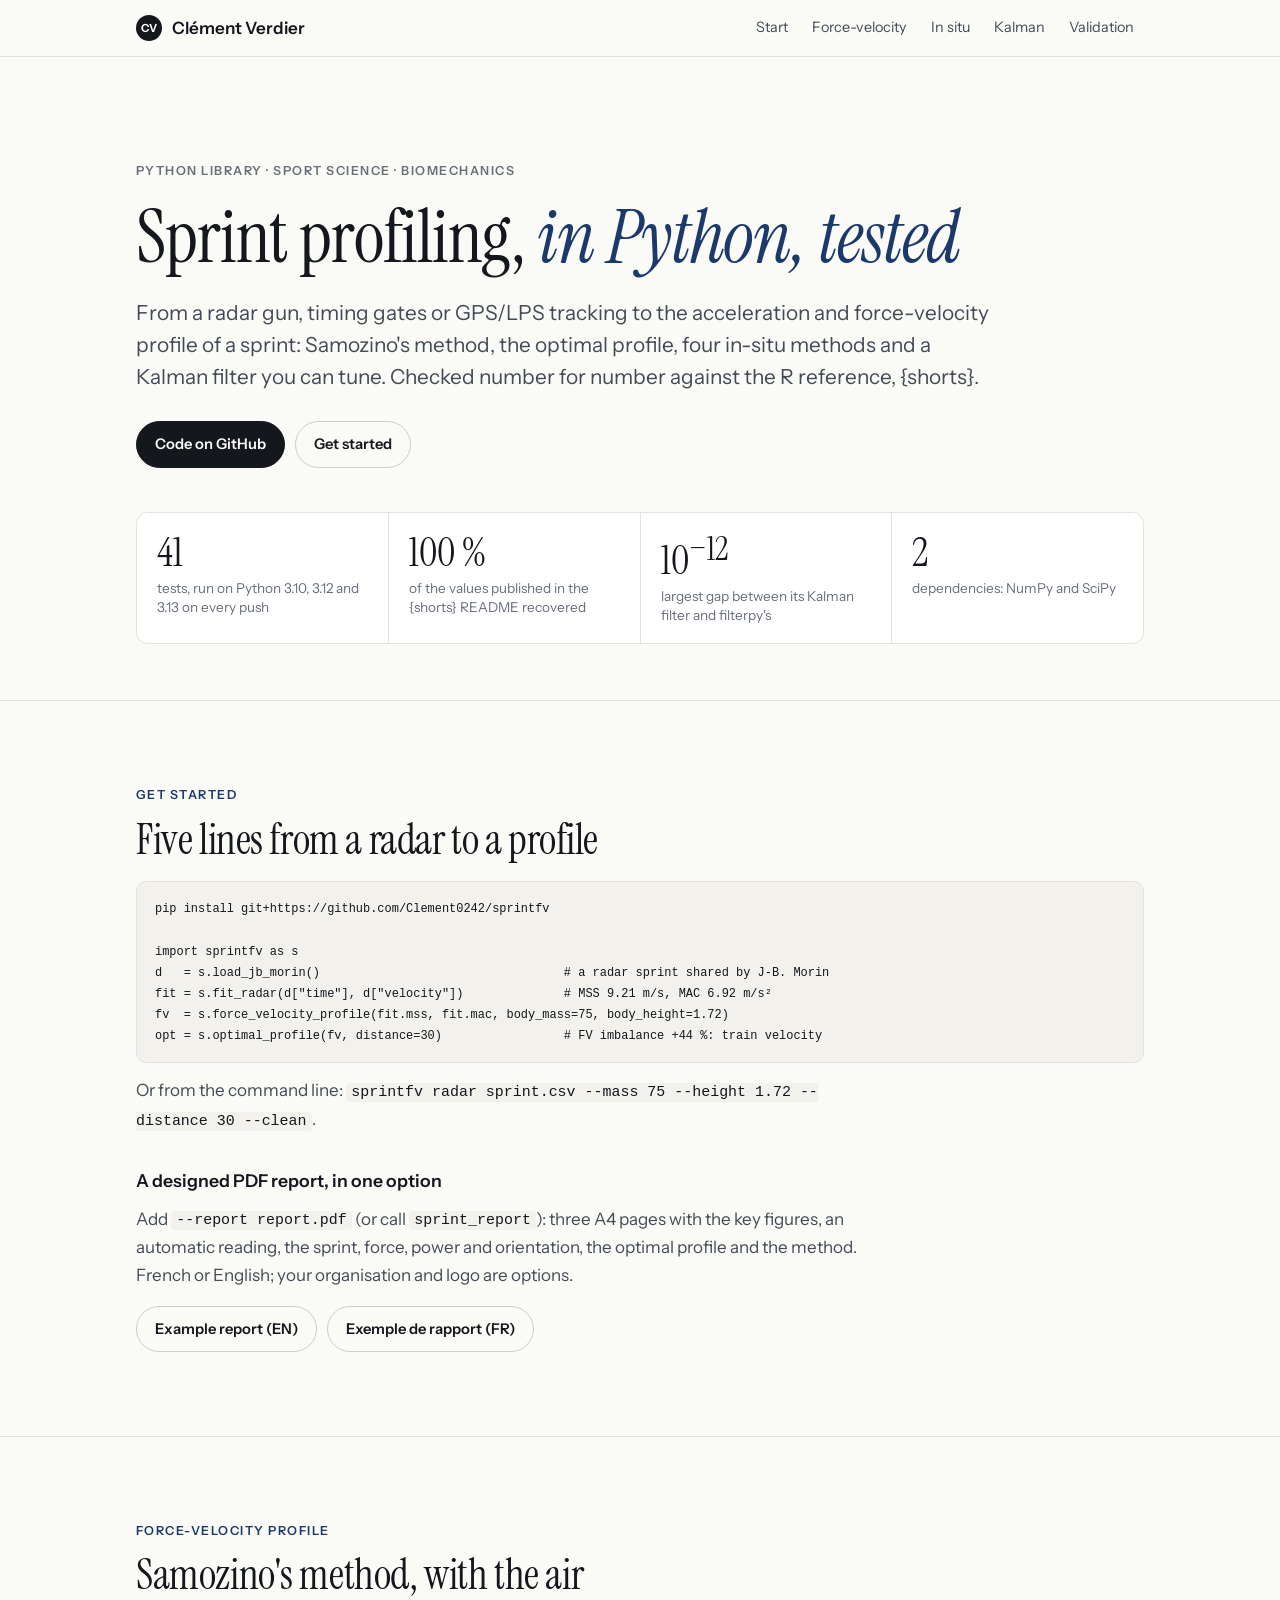
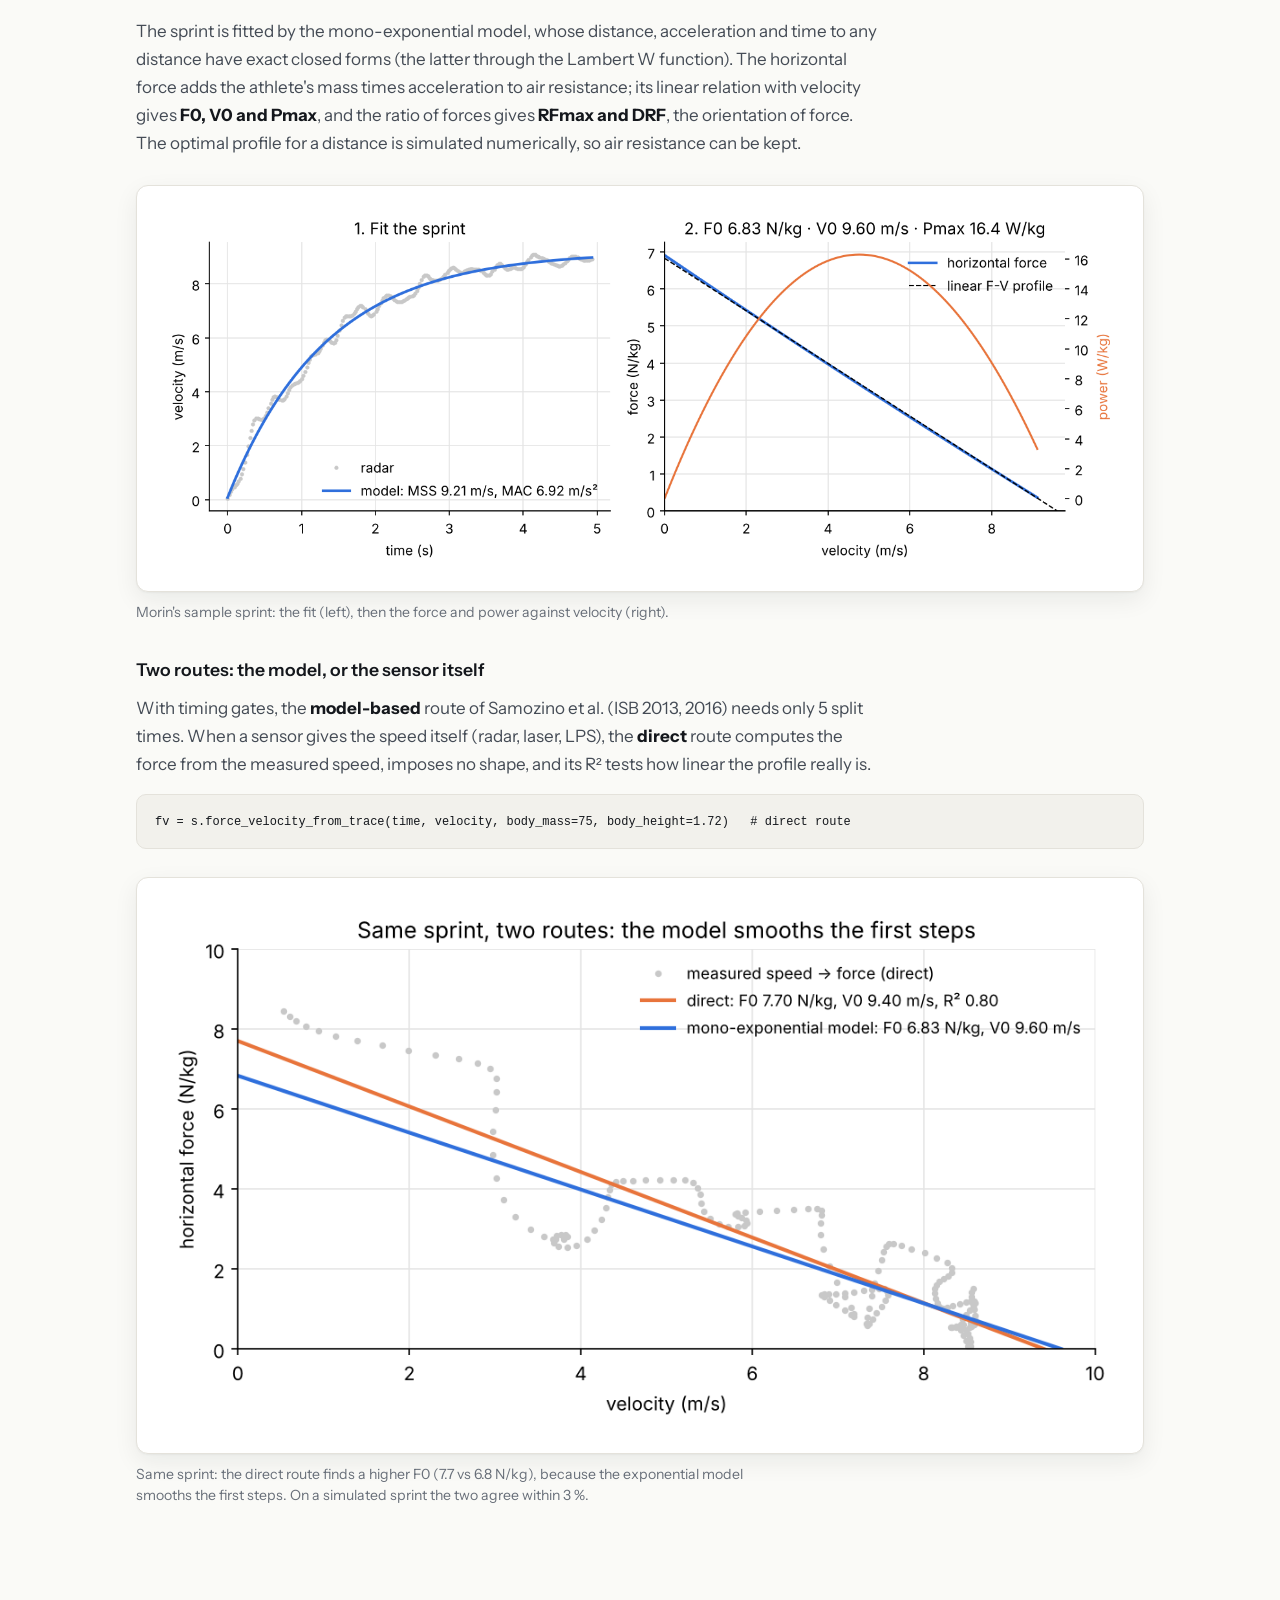
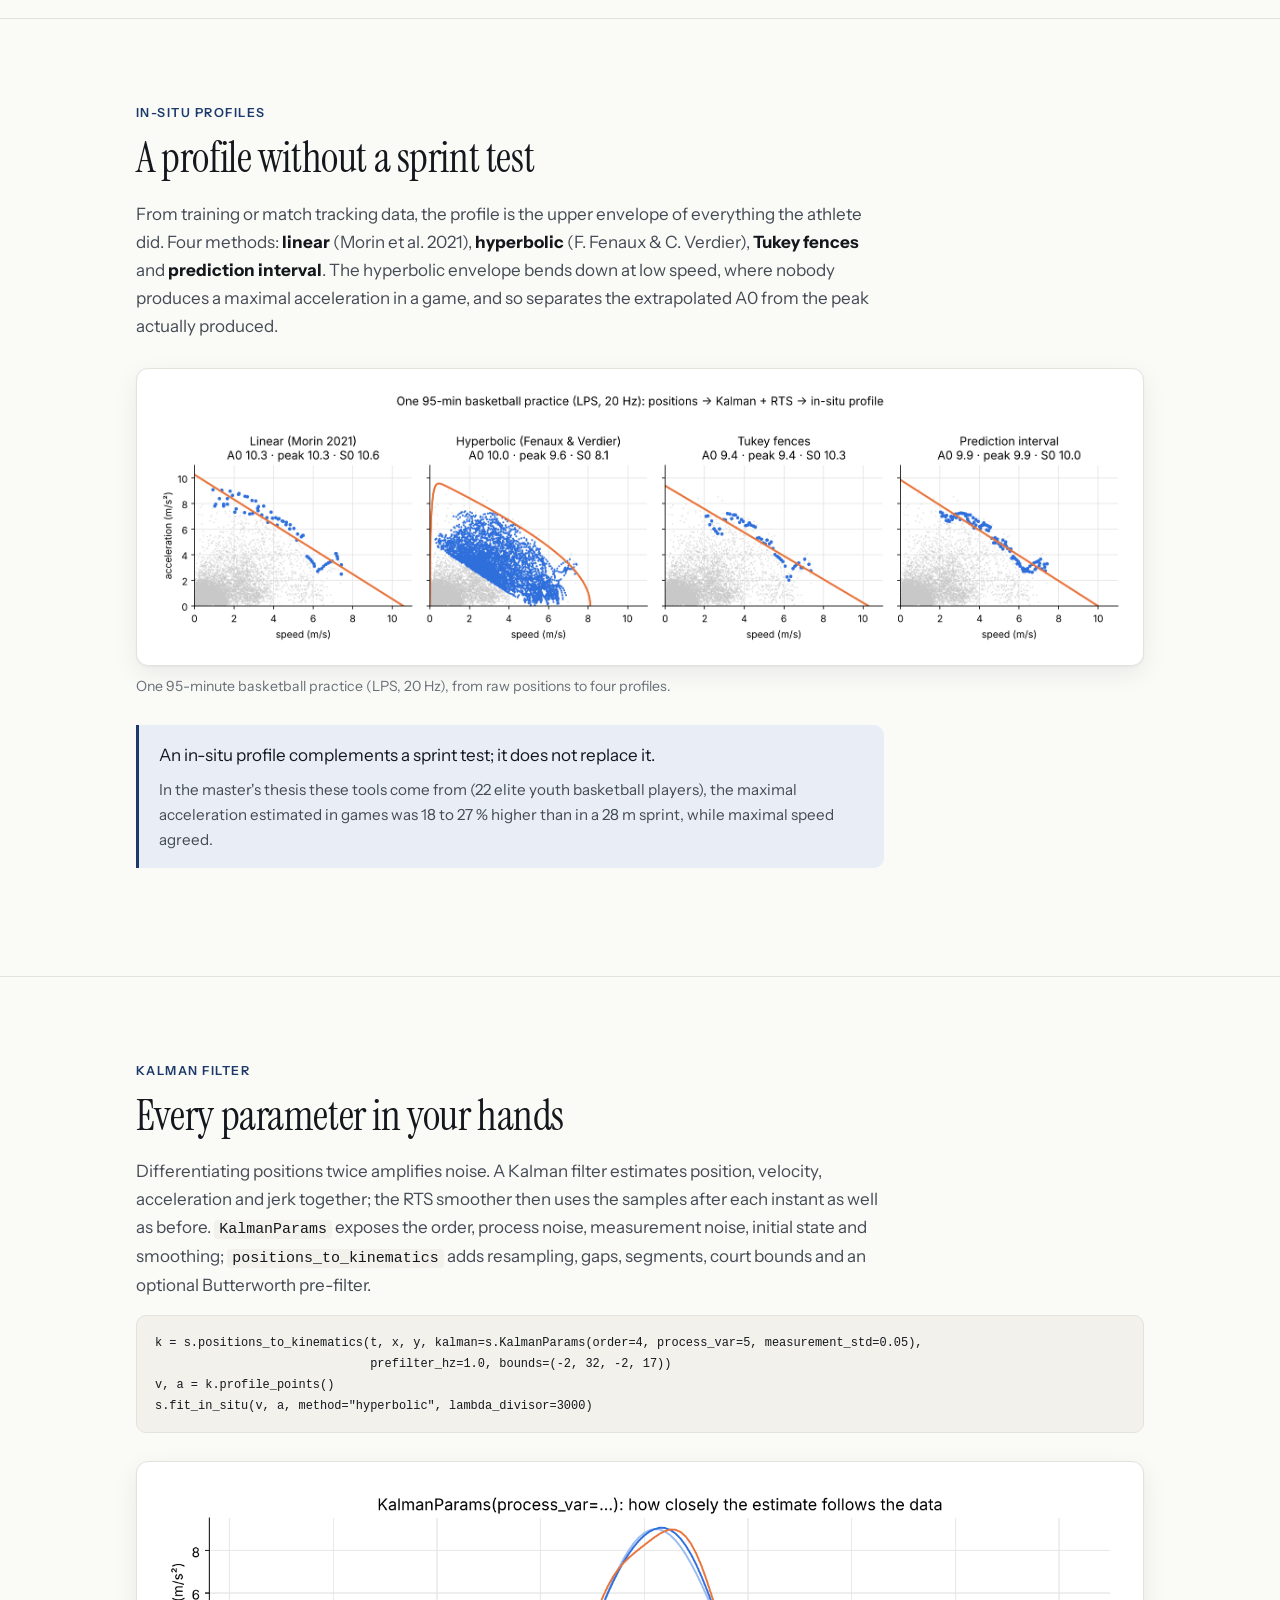
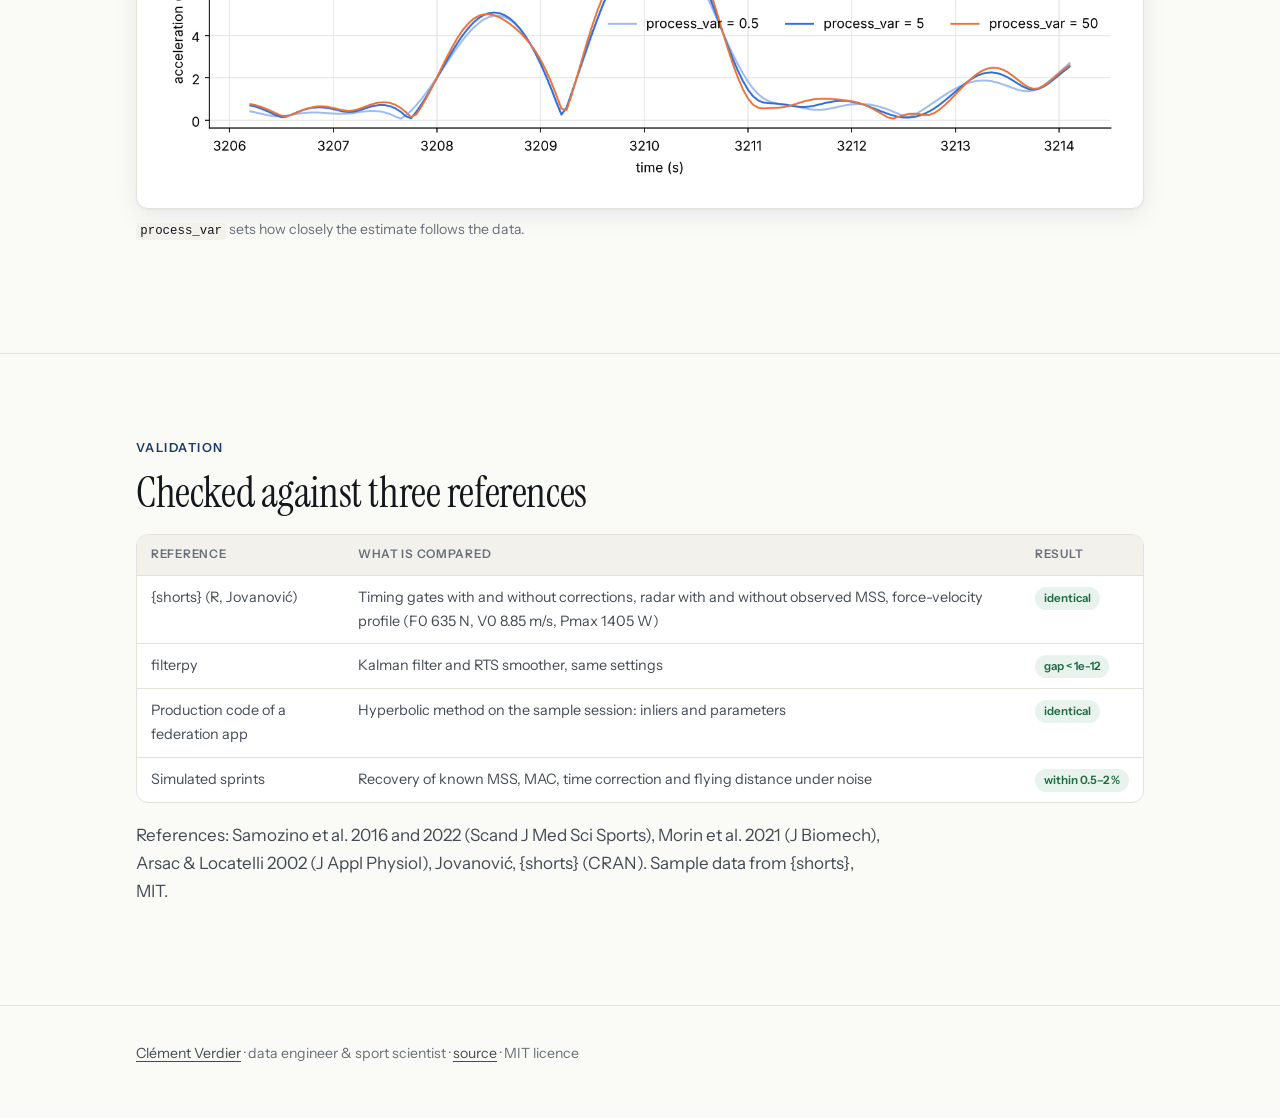
<file: docs/index.html>
<!doctype html>
<html lang="en">
<head>
<meta charset="utf-8">
<meta name="viewport" content="width=device-width, initial-scale=1">
<title>sprintfv</title>
<meta name="description" content="Sprint acceleration and force-velocity profiling in Python: radar, timing gates and GPS/LPS tracking. Samozino method, in-situ profiles, configurable Kalman filter, validated against the R package shorts.">
<link rel="preconnect" href="https://fonts.googleapis.com">
<link rel="preconnect" href="https://fonts.gstatic.com" crossorigin>
<link href="https://fonts.googleapis.com/css2?family=Instrument+Serif:ital@0;1&family=Instrument+Sans:wght@400;500;600;700&display=swap" rel="stylesheet">
<link rel="stylesheet" href="projet.css">
</head>
<body>
<header class="barre"><div class="enveloppe">
  <a class="marque" href="https://clement0242.github.io"><b>CV</b> Clément Verdier</a>
  <nav aria-label="Sections">
    <a href="#start">Start</a><a href="#fvp">Force-velocity</a><a href="#insitu">In situ</a>
    <a href="#kalman">Kalman</a><a href="#validation">Validation</a>
  </nav>
</div></header>

<main>
<div class="tete"><div class="enveloppe">
  <p class="surtitre">Python library · sport science · biomechanics</p>
  <h1>Sprint profiling, <em>in Python, tested</em></h1>
  <p class="chapeau">From a radar gun, timing gates or GPS/LPS tracking to the acceleration and
  force-velocity profile of a sprint: Samozino's method, the optimal profile, four in-situ methods and a
  Kalman filter you can tune. Checked number for number against the R reference, {shorts}.</p>
  <div class="boutons">
    <a class="bouton" href="https://github.com/Clement0242/sprintfv">Code on GitHub</a>
    <a class="bouton creux" href="#start">Get started</a>
  </div>
  <div class="chiffres">
    <div><b>41</b><span>tests, run on Python 3.10, 3.12 and 3.13 on every push</span></div>
    <div><b>100 %</b><span>of the values published in the {shorts} README recovered</span></div>
    <div><b>10<sup>−12</sup></b><span>largest gap between its Kalman filter and filterpy's</span></div>
    <div><b>2</b><span>dependencies: NumPy and SciPy</span></div>
  </div>
</div></div>

<section id="start"><div class="enveloppe">
  <p class="etiq">Get started</p>
  <h2>Five lines from a radar to a profile</h2>
<pre><code>pip install git+https://github.com/Clement0242/sprintfv

import sprintfv as s
d   = s.load_jb_morin()                                  # a radar sprint shared by J-B. Morin
fit = s.fit_radar(d["time"], d["velocity"])              # MSS 9.21 m/s, MAC 6.92 m/s²
fv  = s.force_velocity_profile(fit.mss, fit.mac, body_mass=75, body_height=1.72)
opt = s.optimal_profile(fv, distance=30)                 # FV imbalance +44 %: train velocity</code></pre>
  <div class="prose"><p>Or from the command line:
  <code>sprintfv radar sprint.csv --mass 75 --height 1.72 --distance 30 --clean</code>.</p></div>
  <h3>A designed PDF report, in one option</h3>
  <div class="prose"><p>Add <code>--report report.pdf</code> (or call <code>sprint_report</code>): three A4 pages with the key
  figures, an automatic reading, the sprint, force, power and orientation, the optimal profile and the method. French or English;
  your organisation and logo are options.</p></div>
  <div class="boutons"><a class="bouton creux" href="example_report_en.pdf">Example report (EN)</a>
  <a class="bouton creux" href="example_report_fr.pdf">Exemple de rapport (FR)</a></div>
</div></section>

<section id="fvp"><div class="enveloppe">
  <p class="etiq">Force-velocity profile</p>
  <h2>Samozino's method, with the air</h2>
  <div class="prose"><p>The sprint is fitted by the mono-exponential model, whose distance, acceleration and time
  to any distance have exact closed forms (the latter through the Lambert W function). The horizontal force adds
  the athlete's mass times acceleration to air resistance; its linear relation with velocity gives
  <strong>F0, V0 and Pmax</strong>, and the ratio of forces gives <strong>RFmax and DRF</strong>, the orientation
  of force. The optimal profile for a distance is simulated numerically, so air resistance can be kept.</p></div>
  <figure><div class="feuille"><img src="radar_fvp.png" alt="Left: radar sprint and fitted velocity curve. Right: horizontal force and power against velocity, F0 6.83 N/kg, V0 9.60 m/s, Pmax 16.4 W/kg." width="1500" height="570" loading="lazy"></div>
  <figcaption>Morin's sample sprint: the fit (left), then the force and power against velocity (right).</figcaption></figure>
  <h3>Two routes: the model, or the sensor itself</h3>
  <div class="prose"><p>With timing gates, the <strong>model-based</strong> route of Samozino et al. (ISB 2013, 2016) needs only
  5 split times. When a sensor gives the speed itself (radar, laser, LPS), the <strong>direct</strong> route computes the
  force from the measured speed, imposes no shape, and its R² tests how linear the profile really is.</p></div>
<pre><code>fv = s.force_velocity_from_trace(time, velocity, body_mass=75, body_height=1.72)   # direct route</code></pre>
  <figure><div class="feuille"><img src="fv_two_routes.png" alt="Force against velocity for one sprint: measured points, the direct regression line and the model-based line." width="1080" height="600" loading="lazy"></div>
  <figcaption>Same sprint: the direct route finds a higher F0 (7.7 vs 6.8 N/kg), because the exponential model smooths the first
  steps. On a simulated sprint the two agree within 3 %.</figcaption></figure>
</div></section>

<section id="insitu"><div class="enveloppe">
  <p class="etiq">In-situ profiles</p>
  <h2>A profile without a sprint test</h2>
  <div class="prose"><p>From training or match tracking data, the profile is the upper envelope of everything the
  athlete did. Four methods: <strong>linear</strong> (Morin et al. 2021), <strong>hyperbolic</strong>
  (F. Fenaux &amp; C. Verdier), <strong>Tukey fences</strong> and <strong>prediction interval</strong>.
  The hyperbolic envelope bends down at low speed, where nobody produces a maximal acceleration in a game,
  and so separates the extrapolated A0 from the peak actually produced.</p></div>
  <figure><div class="feuille"><img src="in_situ_methods.png" alt="Four panels of speed against acceleration for one basketball practice, each with the profile of one method." width="2085" height="558" loading="lazy"></div>
  <figcaption>One 95-minute basketball practice (LPS, 20 Hz), from raw positions to four profiles.</figcaption></figure>
  <div class="constat"><p>An in-situ profile complements a sprint test; it does not replace it.</p>
  <p>In the master's thesis these tools come from (22 elite youth basketball players), the maximal acceleration
  estimated in games was 18 to 27 % higher than in a 28 m sprint, while maximal speed agreed.</p></div>
</div></section>

<section id="kalman"><div class="enveloppe">
  <p class="etiq">Kalman filter</p>
  <h2>Every parameter in your hands</h2>
  <div class="prose"><p>Differentiating positions twice amplifies noise. A Kalman filter estimates position,
  velocity, acceleration and jerk together; the RTS smoother then uses the samples after each instant as well
  as before. <code>KalmanParams</code> exposes the order, process noise, measurement noise, initial state and
  smoothing; <code>positions_to_kinematics</code> adds resampling, gaps, segments, court bounds and an optional
  Butterworth pre-filter.</p></div>
<pre><code>k = s.positions_to_kinematics(t, x, y, kalman=s.KalmanParams(order=4, process_var=5, measurement_std=0.05),
                              prefilter_hz=1.0, bounds=(-2, 32, -2, 17))
v, a = k.profile_points()
s.fit_in_situ(v, a, method="hyperbolic", lambda_divisor=3000)</code></pre>
  <figure><div class="feuille"><img src="kalman_process_var.png" alt="Acceleration over eight seconds for three values of the process noise: the higher it is, the closer the estimate follows the data." width="1500" height="480" loading="lazy"></div>
  <figcaption><code>process_var</code> sets how closely the estimate follows the data.</figcaption></figure>
</div></section>

<section id="validation"><div class="enveloppe">
  <p class="etiq">Validation</p>
  <h2>Checked against three references</h2>
  <div class="tableau"><table>
    <thead><tr><th>Reference</th><th>What is compared</th><th>Result</th></tr></thead>
    <tbody>
      <tr><td>{shorts} (R, Jovanović)</td><td>Timing gates with and without corrections, radar with and without observed MSS, force-velocity profile (F0 635 N, V0 8.85 m/s, Pmax 1405 W)</td><td><span class="pastille ok">identical</span></td></tr>
      <tr><td>filterpy</td><td>Kalman filter and RTS smoother, same settings</td><td><span class="pastille ok">gap &lt; 1e-12</span></td></tr>
      <tr><td>Production code of a federation app</td><td>Hyperbolic method on the sample session: inliers and parameters</td><td><span class="pastille ok">identical</span></td></tr>
      <tr><td>Simulated sprints</td><td>Recovery of known MSS, MAC, time correction and flying distance under noise</td><td><span class="pastille ok">within 0.5–2 %</span></td></tr>
    </tbody>
  </table></div>
  <div class="prose"><p>References: Samozino et al. 2016 and 2022 (Scand J Med Sci Sports), Morin et al. 2021
  (J Biomech), Arsac &amp; Locatelli 2002 (J Appl Physiol), Jovanović, {shorts} (CRAN). Sample data from {shorts}, MIT.</p></div>
</div></section>
</main>

<footer><div class="enveloppe">
  <a href="https://clement0242.github.io">Clément Verdier</a> · data engineer &amp; sport scientist ·
  <a href="https://github.com/Clement0242/sprintfv">source</a> · MIT licence
</div></footer>
</body>
</html>
</file>
<file: docs/projet.css>
/* Project pages (GitHub Pages) of Clément Verdier — same direction as
   clement0242.github.io: paper, ink, one accent, Instrument Serif titles.
   No framework, no build; figures sit on a white "sheet" so they stay
   readable in dark mode. */

:root {
  --fond: #FAFAF7; --surface: #FFFFFF; --creux: #F2F1EC;
  --ligne: #E4E2DB; --ligne-2: #CFCCC3;
  --encre: #14171C; --texte-2: #444B55; --mut: #686F79;
  --accent: #1B3A6B; --accent-2: #2C5394; --accent-w: #E9EEF6;
  --ok: #1F6B43; --ok-w: #E7F3EC; --warn: #8A5300; --warn-w: #FBF0DC; --ko: #9B2C2C; --ko-w: #F8E6E6;
  --serif: "Instrument Serif", Georgia, serif;
  --texte: "Instrument Sans", "Helvetica Neue", Helvetica, Arial, sans-serif;
  --mono: ui-monospace, "SFMono-Regular", Menlo, Consolas, monospace;
  --large: 1120px; --lisible: 68ch;
  --ombre: 0 1px 2px rgba(20, 23, 28, .04), 0 8px 24px rgba(20, 23, 28, .07);
  color-scheme: light;
}
@media (prefers-color-scheme: dark) {
  :root:not([data-theme="light"]) {
    --fond: #111418; --surface: #181C22; --creux: #1F242B;
    --ligne: #2A3038; --ligne-2: #3A414B;
    --encre: #ECEDEF; --texte-2: #C4C8CE; --mut: #9AA1AB;
    --accent: #9DB8E8; --accent-2: #B9CCF0; --accent-w: #1C2635;
    --ok: #8FD3AC; --ok-w: #16281F; --warn: #F0C27A; --warn-w: #2C2414; --ko: #F0A3A3; --ko-w: #2E1A1A;
    color-scheme: dark;
  }
}

*, *::before, *::after { box-sizing: border-box; }
html { -webkit-text-size-adjust: 100%; scroll-behavior: smooth; }
body {
  margin: 0; background: var(--fond); color: var(--texte-2);
  font: 400 1.0625rem/1.65 var(--texte); -webkit-font-smoothing: antialiased;
}
@media (prefers-reduced-motion: reduce) { html { scroll-behavior: auto; } }
a { color: var(--accent); text-underline-offset: 3px; text-decoration-thickness: 1px; }
a:hover { color: var(--accent-2); }
img { max-width: 100%; height: auto; display: block; }
code { font-family: var(--mono); font-size: .88em; background: var(--creux); padding: .1em .35em; border-radius: 4px; color: var(--encre); }
pre { font-family: var(--mono); font-size: .85rem; line-height: 1.55; background: var(--creux); border: 1px solid var(--ligne);
      border-radius: 10px; padding: 16px 18px; overflow-x: auto; color: var(--encre); }
pre code { background: none; padding: 0; }

.enveloppe { max-width: var(--large); margin: 0 auto; padding: 0 clamp(16px, 5vw, 56px); }

/* --- top bar -------------------------------------------------------------- */
.barre { position: sticky; top: 0; z-index: 10; background: color-mix(in srgb, var(--fond) 88%, transparent);
         backdrop-filter: saturate(1.4) blur(10px); border-bottom: 1px solid var(--ligne); }
.barre .enveloppe { display: flex; align-items: center; gap: 20px; height: 56px; }
.marque { font-weight: 600; color: var(--encre); text-decoration: none; display: flex; align-items: center; gap: 10px; white-space: nowrap; }
.marque b { width: 26px; height: 26px; border-radius: 50%; background: var(--encre); color: var(--fond);
            display: grid; place-items: center; font-size: .7rem; letter-spacing: .02em; }
.barre nav { display: flex; gap: 4px; margin-left: auto; overflow-x: auto; scrollbar-width: none; }
.barre nav::-webkit-scrollbar { display: none; }
.barre nav a { color: var(--texte-2); text-decoration: none; font-size: .9rem; padding: 6px 10px; border-radius: 999px; white-space: nowrap; }
.barre nav a:hover { background: var(--creux); color: var(--encre); }

/* --- header --------------------------------------------------------------- */
.tete { padding: clamp(48px, 9vw, 104px) 0 clamp(32px, 5vw, 56px); border-bottom: 1px solid var(--ligne); }
.surtitre { font-size: .78rem; font-weight: 600; letter-spacing: .12em; text-transform: uppercase; color: var(--mut); margin: 0 0 18px; }
h1 { font: 400 clamp(2.6rem, 7vw, 4.6rem)/1.02 var(--serif); color: var(--encre); letter-spacing: -.015em; margin: 0 0 22px; }
h1 em { color: var(--accent); }
.chapeau { font-size: clamp(1.1rem, 2vw, 1.3rem); line-height: 1.55; max-width: 62ch; margin: 0 0 28px; color: var(--texte-2); }
.boutons { display: flex; flex-wrap: wrap; gap: 10px; }
.bouton { display: inline-flex; align-items: center; gap: 8px; padding: 10px 18px; border-radius: 999px; font-weight: 600;
          font-size: .92rem; text-decoration: none; border: 1px solid var(--encre); background: var(--encre); color: var(--fond); }
.bouton:hover { color: var(--fond); opacity: .88; }
.bouton.creux { background: transparent; color: var(--encre); border-color: var(--ligne-2); }
.bouton.creux:hover { background: var(--creux); color: var(--encre); }

/* --- key figures ---------------------------------------------------------- */
.chiffres { display: grid; grid-template-columns: repeat(auto-fit, minmax(170px, 1fr)); gap: 1px; background: var(--ligne);
            border: 1px solid var(--ligne); border-radius: 12px; overflow: hidden; margin: clamp(28px, 4vw, 44px) 0 0; }
.chiffres div { background: var(--surface); padding: 18px 20px; }
.chiffres b { display: block; font: 400 clamp(1.9rem, 4vw, 2.5rem)/1.05 var(--serif); color: var(--encre); margin-bottom: 6px; }
.chiffres span { font-size: .85rem; color: var(--mut); line-height: 1.4; display: block; }

/* --- sections ------------------------------------------------------------- */
section { padding: clamp(44px, 7vw, 84px) 0; border-bottom: 1px solid var(--ligne); }
section:last-of-type { border-bottom: 0; }
h2 { font: 400 clamp(1.8rem, 4vw, 2.6rem)/1.1 var(--serif); color: var(--encre); margin: 0 0 18px; letter-spacing: -.01em; }
h3 { font-weight: 600; font-size: 1.1rem; color: var(--encre); margin: 32px 0 10px; }
.etiq { font-size: .78rem; font-weight: 600; letter-spacing: .12em; text-transform: uppercase; color: var(--accent); margin: 0 0 12px; }
.prose { max-width: var(--lisible); }
.prose p, .prose ul { margin: 0 0 16px; }
.prose li { margin-bottom: 6px; }
.prose strong { color: var(--encre); }

/* Key finding, in a box */
.constat { border-left: 3px solid var(--accent); background: var(--accent-w); padding: 16px 20px; border-radius: 0 10px 10px 0;
           margin: 24px 0; max-width: var(--lisible); color: var(--encre); }
.constat p { margin: 0; }
.constat p + p { margin-top: 8px; color: var(--texte-2); font-size: .95rem; }

/* Figures on a white sheet */
figure { margin: 28px 0; }
.feuille { background: #fff; border: 1px solid var(--ligne); border-radius: 12px; padding: clamp(10px, 2vw, 18px); box-shadow: var(--ombre); }
figcaption { font-size: .88rem; color: var(--mut); margin-top: 10px; max-width: var(--lisible); line-height: 1.5; }
.duo { display: grid; grid-template-columns: repeat(auto-fit, minmax(300px, 1fr)); gap: 20px; }
.duo figure { margin: 0; }

/* Cards */
.cartes { display: grid; grid-template-columns: repeat(auto-fit, minmax(240px, 1fr)); gap: 16px; margin: 24px 0; }
.carte { background: var(--surface); border: 1px solid var(--ligne); border-radius: 12px; padding: 18px 20px; }
.carte h3 { margin: 0 0 6px; font-size: 1rem; }
.carte p { margin: 0; font-size: .93rem; }
.carte .meta { font-size: .78rem; color: var(--mut); margin-top: 10px; font-family: var(--mono); overflow-wrap: anywhere; }

/* Tables */
.tableau { overflow-x: auto; border: 1px solid var(--ligne); border-radius: 12px; background: var(--surface); margin: 18px 0; }
table { border-collapse: collapse; width: 100%; font-size: .9rem; }
th, td { text-align: left; padding: 10px 14px; border-bottom: 1px solid var(--ligne); vertical-align: top; }
th { font-size: .74rem; font-weight: 600; letter-spacing: .06em; text-transform: uppercase; color: var(--mut); background: var(--creux); white-space: nowrap; }
tr:last-child td { border-bottom: 0; }
td.num, th.num { text-align: right; font-variant-numeric: tabular-nums; }
td code { white-space: nowrap; }

.pastille { display: inline-block; font-size: .72rem; font-weight: 600; padding: 2px 9px; border-radius: 999px; white-space: nowrap;
            background: var(--creux); color: var(--texte-2); }
.pastille.ok { background: var(--ok-w); color: var(--ok); }
.pastille.warn { background: var(--warn-w); color: var(--warn); }
.pastille.ko { background: var(--ko-w); color: var(--ko); }
.pastille.sante { background: var(--ko-w); color: var(--ko); }
.pastille.pseudo { background: var(--warn-w); color: var(--warn); }

/* Collapsible blocks (native <details>) */
details { border: 1px solid var(--ligne); border-radius: 12px; background: var(--surface); margin: 12px 0; }
details > summary { cursor: pointer; padding: 14px 18px; font-weight: 600; color: var(--encre); list-style: none; display: flex; gap: 10px; align-items: baseline; flex-wrap: wrap; }
details > summary::-webkit-details-marker { display: none; }
details > summary::before { content: "+"; font-family: var(--mono); color: var(--accent); width: 1ch; }
details[open] > summary::before { content: "−"; }
details > summary small { font-weight: 400; color: var(--mut); }
details .tableau { margin: 0 14px 14px; }
details > p { margin: 0 18px 12px; font-size: .93rem; }

/* Lineage diagram */
.lignage { overflow-x: auto; background: var(--surface); border: 1px solid var(--ligne); border-radius: 12px; padding: 14px; }
.lignage svg { display: block; min-width: 820px; width: 100%; height: auto; }
.lignage text { font-family: var(--texte); fill: var(--encre); }

footer { padding: 36px 0 56px; color: var(--mut); font-size: .88rem; border-top: 1px solid var(--ligne); }
footer a { color: var(--texte-2); }
</file>
